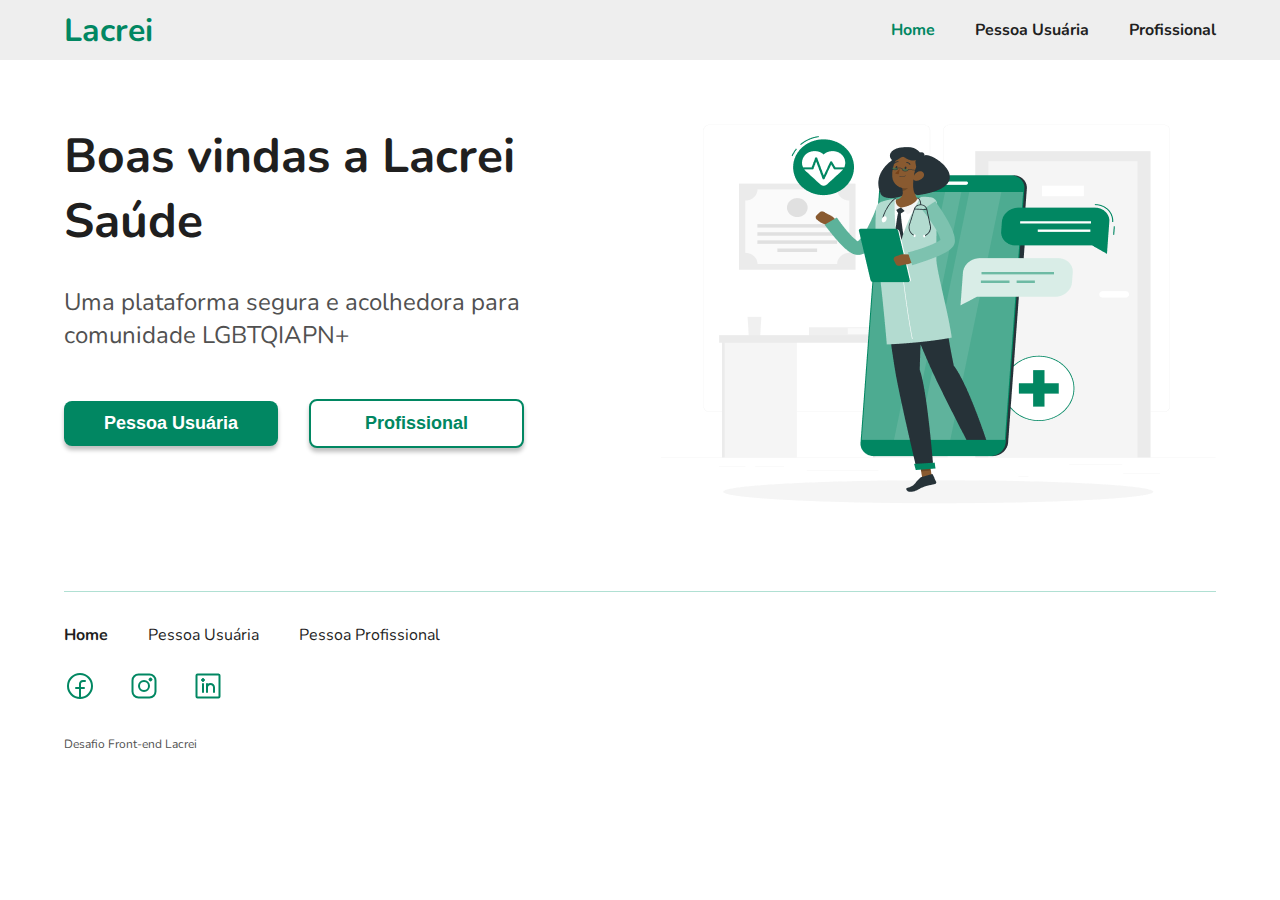
<file: index.html>
<!DOCTYPE html>
<html lang="pt-br">

<head>
  <meta charset="UTF-8">
  <meta name="viewport" content="width=device-width, initial-scale=1.0">
  <link rel="preconnect" href="https://fonts.googleapis.com">
  <link rel="preconnect" href="https://fonts.gstatic.com" crossorigin>
  <link href="https://fonts.googleapis.com/css2?family=Nunito:wght@400;700&display=swap" rel="stylesheet">
  <link rel="shortcut icon" href="./img/favicon-icon.png" type="image/x-icon">
  <link rel="stylesheet" href="./css/style.css">
  <title>Home</title>
</head>

<body>
  <header class="header-bg">
    <nav>
      <span><a href="./index.html">Lacrei</a></span>
      <ul class="nav-list">
        <li><a class="ativo" href="./">Home</a></li>
        <li><a href="./usuario.html">Pessoa Usuária</a></li>
        <li><a href="./profissional.html">Profissional</a></li>
      </ul>
    </nav>
  </header>

  <section class="section-bg">
    <div class="container">
      <div class="conteudo">
        <h1>Boas vindas a Lacrei Saúde</h1>
        <p>Uma plataforma segura e acolhedora para comunidade LGBTQIAPN+</p>
        <div class="container-button">
          <button>
            <a class="first-link" href="./usuario.html">Pessoa Usuária</a>
          </button>
          <button>
            <a class="second-link" href="./profissional.html">Profissional</a>
          </button>
        </div>
      </div>
      <div class="container-img">
        <img src="./img/img-home.png" alt="img-lacrei-home">
      </div>
    </div>
  </section>

  <footer>
    <div class="links-footer">
      <a class="ativo" href="./index.html"><span>Home</span></a>
      <a href="./usuario.html"><span>Pessoa Usuária</span></a>
      <a href="./profissional.html"><span>Pessoa Profissional</span></a>
    </div>
    <div class="links-imgs">
      <a href="https://www.facebook.com/lacrei.saude" target="_blank"><svg width="32" height="32" viewBox="0 0 32 32"
          fill="none" xmlns="http://www.w3.org/2000/svg">
          <path
            d="M16 28C22.6274 28 28 22.6274 28 16C28 9.37258 22.6274 4 16 4C9.37258 4 4 9.37258 4 16C4 22.6274 9.37258 28 16 28Z"
            stroke="#018762" stroke-width="2" stroke-linecap="round" stroke-linejoin="round" />
          <path
            d="M21 11H19C18.6056 10.9983 18.2147 11.0748 17.85 11.225C17.4853 11.3752 17.1539 11.5961 16.875 11.875C16.5961 12.1539 16.3752 12.4853 16.225 12.85C16.0748 13.2147 15.9984 13.6056 16 14V28"
            stroke="#018762" stroke-width="2" stroke-linecap="round" stroke-linejoin="round" />
          <path d="M12 18H20" stroke="#018762" stroke-width="2" stroke-linecap="round" stroke-linejoin="round" />
        </svg>
      </a>
      <a href="https://www.instagram.com/lacrei.saude" target="_blank"><svg width="32" height="32" viewBox="0 0 32 32"
          fill="none" xmlns="http://www.w3.org/2000/svg">
          <path
            d="M16 21C18.7614 21 21 18.7614 21 16C21 13.2386 18.7614 11 16 11C13.2386 11 11 13.2386 11 16C11 18.7614 13.2386 21 16 21Z"
            stroke="#018762" stroke-width="2" stroke-miterlimit="10" />
          <path
            d="M21.5 4.5H10.5C7.18629 4.5 4.5 7.18629 4.5 10.5V21.5C4.5 24.8137 7.18629 27.5 10.5 27.5H21.5C24.8137 27.5 27.5 24.8137 27.5 21.5V10.5C27.5 7.18629 24.8137 4.5 21.5 4.5Z"
            stroke="#018762" stroke-width="2" stroke-linecap="round" stroke-linejoin="round" />
          <path
            d="M22.5 11C23.3284 11 24 10.3284 24 9.5C24 8.67157 23.3284 8 22.5 8C21.6716 8 21 8.67157 21 9.5C21 10.3284 21.6716 11 22.5 11Z"
            fill="#018762" />
        </svg></a>
      <a href="https://www.linkedin.com/company/lacrei-saude/" target="_blank"><svg width="32" height="32"
          viewBox="0 0 32 32" fill="none" xmlns="http://www.w3.org/2000/svg">
          <path
            d="M26.5 4.5H5.5C4.94772 4.5 4.5 4.94772 4.5 5.5V26.5C4.5 27.0523 4.94772 27.5 5.5 27.5H26.5C27.0523 27.5 27.5 27.0523 27.5 26.5V5.5C27.5 4.94772 27.0523 4.5 26.5 4.5Z"
            stroke="#018762" stroke-width="2" stroke-linecap="round" stroke-linejoin="round" />
          <path d="M15 14V22" stroke="#018762" stroke-width="2" stroke-linecap="round" stroke-linejoin="round" />
          <path d="M11 14V22" stroke="#018762" stroke-width="2" stroke-linecap="round" stroke-linejoin="round" />
          <path
            d="M15 17.5C15 16.5717 15.3687 15.6815 16.0251 15.0251C16.6815 14.3687 17.5717 14 18.5 14C19.4283 14 20.3185 14.3687 20.9749 15.0251C21.6313 15.6815 22 16.5717 22 17.5V22"
            stroke="#018762" stroke-width="2" stroke-linecap="round" stroke-linejoin="round" />
          <path
            d="M11 11.5C11.8284 11.5 12.5 10.8284 12.5 10C12.5 9.17157 11.8284 8.5 11 8.5C10.1716 8.5 9.5 9.17157 9.5 10C9.5 10.8284 10.1716 11.5 11 11.5Z"
            fill="#018762" />
        </svg></a>
    </div>
    <span>Desafio Front-end Lacrei</span>
  </footer>
  <script src="./script.js"></script>
</body>
</html>
</file>
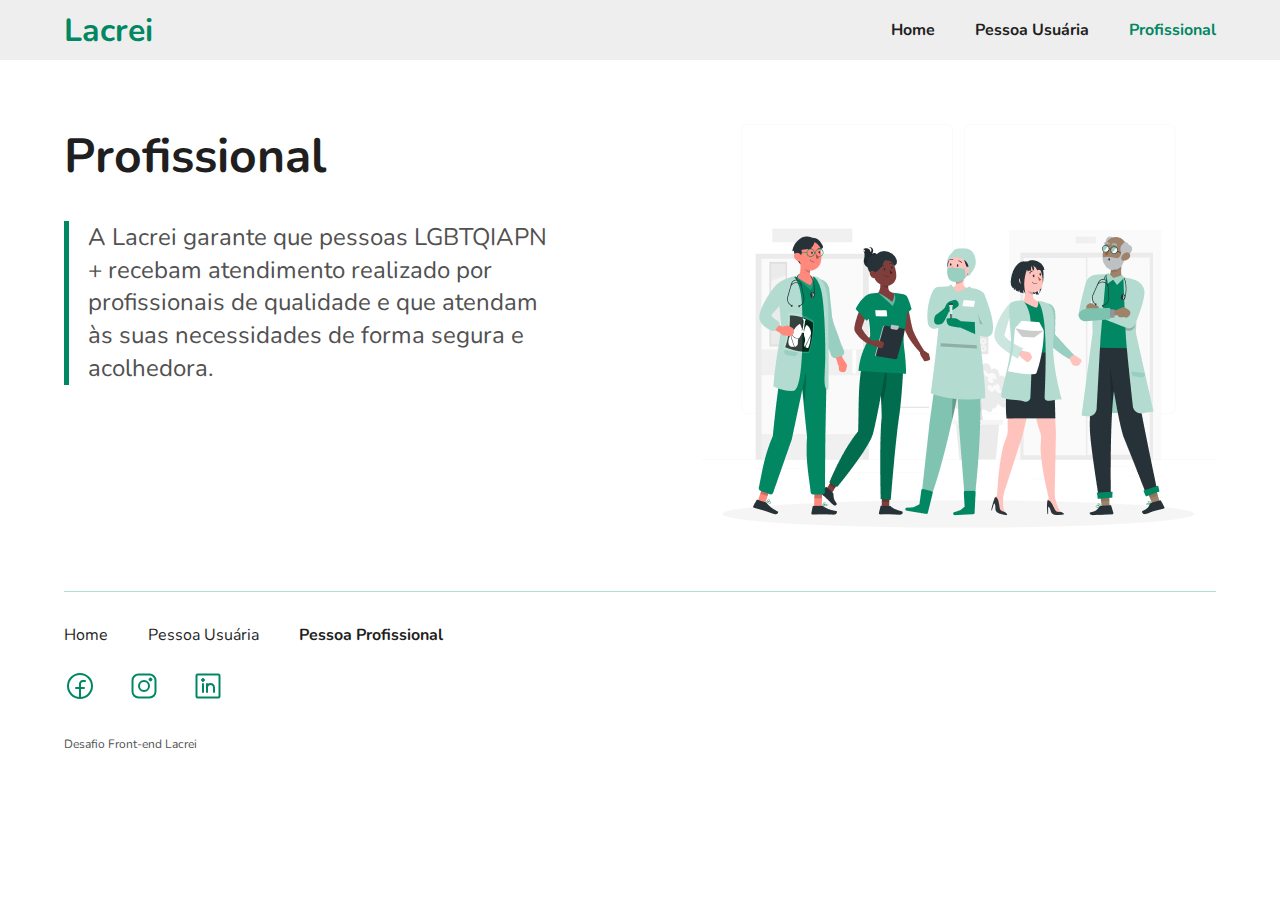
<file: profissional.html>
<!DOCTYPE html>
<html lang="pt-br">

<head>
  <meta charset="UTF-8">
  <meta name="viewport" content="width=device-width, initial-scale=1.0">
  <link rel="preconnect" href="https://fonts.googleapis.com">
  <link rel="preconnect" href="https://fonts.gstatic.com" crossorigin>
  <link href="https://fonts.googleapis.com/css2?family=Nunito:wght@400;700&display=swap" rel="stylesheet">
  <link rel="shortcut icon" href="./img/favicon-icon.png" type="image/x-icon">
  <link rel="stylesheet" href="./css/style.css">
  <title>Profissional</title>
</head>

<body>
  <header class="header-bg">
    <nav>
      <span><a href="./index.html">Lacrei</a></span>
      <ul class="nav-list">
        <li><a href="./">Home</a></li>
        <li><a href="./usuario.html">Pessoa Usuária</a></li>
        <li><a href="./profissional.html">Profissional</a></li>
      </ul>
    </nav>
  </header>

  <section class="section-bg">
    <div class="container">
      <div class="conteudo">
        <h1>Profissional</h1>
        <p id="conteudo-border">A Lacrei garante que pessoas LGBTQIAPN + recebam atendimento realizado por profissionais de qualidade e que atendam às suas necessidades de forma segura e acolhedora.</p>
      </div>
      <div class="container-img">
        <img src="./img/img-profissional.png" alt="img-lacrei-home">
      </div>
    </div>
  </section>

  <footer>
    <div class="links-footer">
      <a href="./index.html"><span>Home</span></a>
      <a href="./usuario.html"><span>Pessoa Usuária</span></a>
      <a href="./profissional.html"><span>Pessoa Profissional</span></a>
    </div>
    <div class="links-imgs">
      <a href="https://www.facebook.com/lacrei.saude" target="_blank"><svg width="32" height="32" viewBox="0 0 32 32"
          fill="none" xmlns="http://www.w3.org/2000/svg">
          <path
            d="M16 28C22.6274 28 28 22.6274 28 16C28 9.37258 22.6274 4 16 4C9.37258 4 4 9.37258 4 16C4 22.6274 9.37258 28 16 28Z"
            stroke="#018762" stroke-width="2" stroke-linecap="round" stroke-linejoin="round" />
          <path
            d="M21 11H19C18.6056 10.9983 18.2147 11.0748 17.85 11.225C17.4853 11.3752 17.1539 11.5961 16.875 11.875C16.5961 12.1539 16.3752 12.4853 16.225 12.85C16.0748 13.2147 15.9984 13.6056 16 14V28"
            stroke="#018762" stroke-width="2" stroke-linecap="round" stroke-linejoin="round" />
          <path d="M12 18H20" stroke="#018762" stroke-width="2" stroke-linecap="round" stroke-linejoin="round" />
        </svg>
      </a>
      <a href="https://www.instagram.com/lacrei.saude" target="_blank"><svg width="32" height="32" viewBox="0 0 32 32"
          fill="none" xmlns="http://www.w3.org/2000/svg">
          <path
            d="M16 21C18.7614 21 21 18.7614 21 16C21 13.2386 18.7614 11 16 11C13.2386 11 11 13.2386 11 16C11 18.7614 13.2386 21 16 21Z"
            stroke="#018762" stroke-width="2" stroke-miterlimit="10" />
          <path
            d="M21.5 4.5H10.5C7.18629 4.5 4.5 7.18629 4.5 10.5V21.5C4.5 24.8137 7.18629 27.5 10.5 27.5H21.5C24.8137 27.5 27.5 24.8137 27.5 21.5V10.5C27.5 7.18629 24.8137 4.5 21.5 4.5Z"
            stroke="#018762" stroke-width="2" stroke-linecap="round" stroke-linejoin="round" />
          <path
            d="M22.5 11C23.3284 11 24 10.3284 24 9.5C24 8.67157 23.3284 8 22.5 8C21.6716 8 21 8.67157 21 9.5C21 10.3284 21.6716 11 22.5 11Z"
            fill="#018762" />
        </svg></a>
      <a href="https://www.linkedin.com/company/lacrei-saude/" target="_blank"><svg width="32" height="32"
          viewBox="0 0 32 32" fill="none" xmlns="http://www.w3.org/2000/svg">
          <path
            d="M26.5 4.5H5.5C4.94772 4.5 4.5 4.94772 4.5 5.5V26.5C4.5 27.0523 4.94772 27.5 5.5 27.5H26.5C27.0523 27.5 27.5 27.0523 27.5 26.5V5.5C27.5 4.94772 27.0523 4.5 26.5 4.5Z"
            stroke="#018762" stroke-width="2" stroke-linecap="round" stroke-linejoin="round" />
          <path d="M15 14V22" stroke="#018762" stroke-width="2" stroke-linecap="round" stroke-linejoin="round" />
          <path d="M11 14V22" stroke="#018762" stroke-width="2" stroke-linecap="round" stroke-linejoin="round" />
          <path
            d="M15 17.5C15 16.5717 15.3687 15.6815 16.0251 15.0251C16.6815 14.3687 17.5717 14 18.5 14C19.4283 14 20.3185 14.3687 20.9749 15.0251C21.6313 15.6815 22 16.5717 22 17.5V22"
            stroke="#018762" stroke-width="2" stroke-linecap="round" stroke-linejoin="round" />
          <path
            d="M11 11.5C11.8284 11.5 12.5 10.8284 12.5 10C12.5 9.17157 11.8284 8.5 11 8.5C10.1716 8.5 9.5 9.17157 9.5 10C9.5 10.8284 10.1716 11.5 11 11.5Z"
            fill="#018762" />
        </svg></a>
    </div>
    <span>Desafio Front-end Lacrei</span>
  </footer>
  <script src="./script.js"></script>
</body>

</html>
</file>
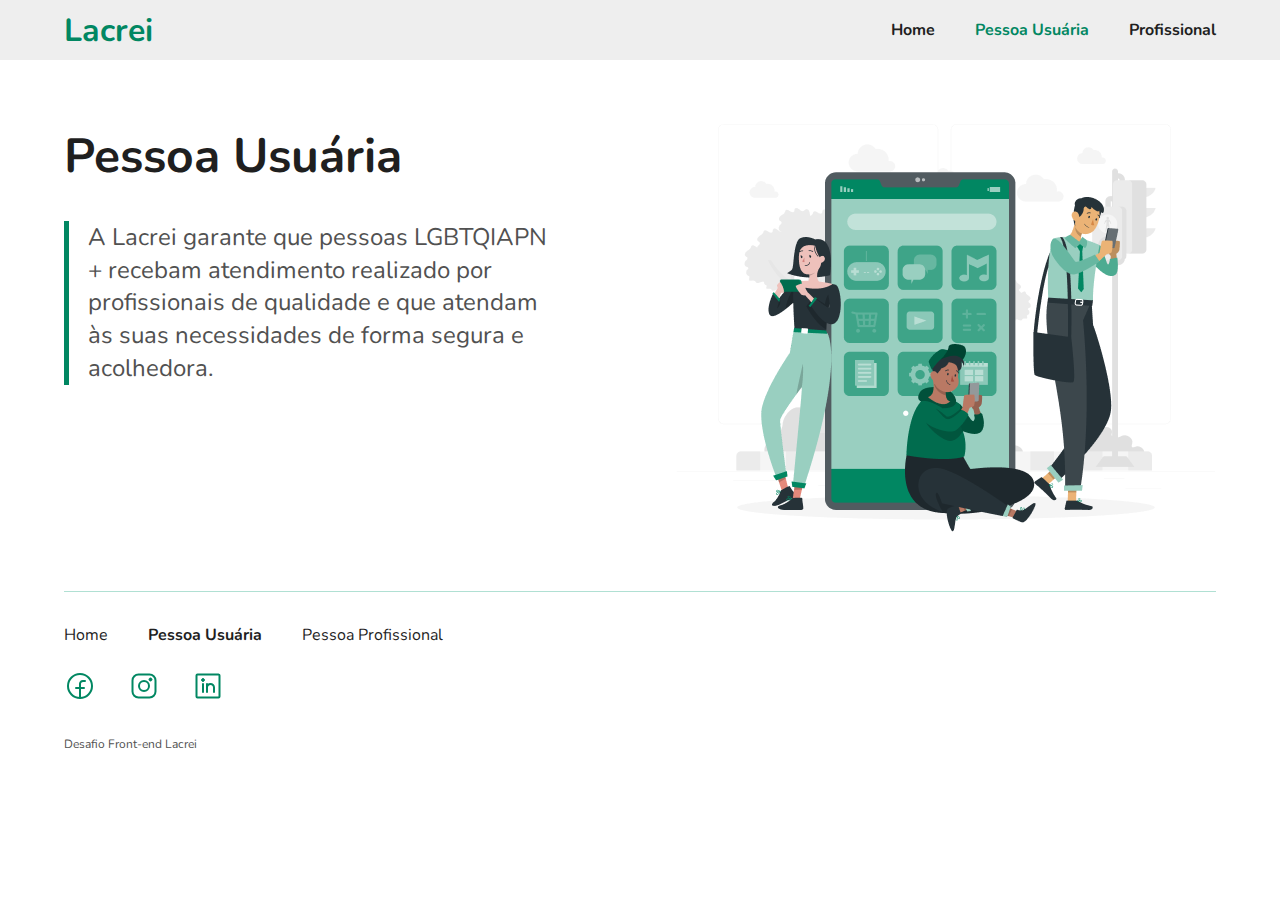
<file: usuario.html>
<!DOCTYPE html>
<html lang="pt-br">

<head>
  <meta charset="UTF-8">
  <meta name="viewport" content="width=device-width, initial-scale=1.0">
  <link rel="preconnect" href="https://fonts.googleapis.com">
  <link rel="preconnect" href="https://fonts.gstatic.com" crossorigin>
  <link href="https://fonts.googleapis.com/css2?family=Nunito:wght@400;700&display=swap" rel="stylesheet">
  <link rel="shortcut icon" href="./img/favicon-icon.png" type="image/x-icon">
  <link rel="stylesheet" href="./css/style.css">
  <title>Pessoa Usuária</title>
</head>

<body>
  <header class="header-bg">
    <nav>
      <span><a href="./index.html">Lacrei</a></span>
      <ul class="nav-list">
        <li><a href="./">Home</a></li>
        <li><a href="./usuario.html">Pessoa Usuária</a></li>
        <li><a href="./profissional.html">Profissional</a></li>
      </ul>
    </nav>
  </header>

  <section class="section-bg">
    <div class="container">
      <div class="conteudo">
        <h1>Pessoa Usuária</h1>
        <p id="conteudo-border">A Lacrei garante que pessoas LGBTQIAPN + recebam atendimento realizado por profissionais de qualidade e que atendam às suas necessidades de forma segura e acolhedora.</p>
      </div>
      <div class="container-img">
        <img src="./img/img-usuario.png" alt="img-lacrei-home">
      </div>
    </div>
  </section>

  <footer>
    <div class="links-footer">
      <a href="./index.html"><span>Home</span></a>
      <a href="./usuario.html"><span>Pessoa Usuária</span></a>
      <a href="./profissional.html"><span>Pessoa Profissional</span></a>
    </div>
    <div class="links-imgs">
      <a href="https://www.facebook.com/lacrei.saude" target="_blank"><svg width="32" height="32" viewBox="0 0 32 32"
          fill="none" xmlns="http://www.w3.org/2000/svg">
          <path
            d="M16 28C22.6274 28 28 22.6274 28 16C28 9.37258 22.6274 4 16 4C9.37258 4 4 9.37258 4 16C4 22.6274 9.37258 28 16 28Z"
            stroke="#018762" stroke-width="2" stroke-linecap="round" stroke-linejoin="round" />
          <path
            d="M21 11H19C18.6056 10.9983 18.2147 11.0748 17.85 11.225C17.4853 11.3752 17.1539 11.5961 16.875 11.875C16.5961 12.1539 16.3752 12.4853 16.225 12.85C16.0748 13.2147 15.9984 13.6056 16 14V28"
            stroke="#018762" stroke-width="2" stroke-linecap="round" stroke-linejoin="round" />
          <path d="M12 18H20" stroke="#018762" stroke-width="2" stroke-linecap="round" stroke-linejoin="round" />
        </svg>
      </a>
      <a href="https://www.instagram.com/lacrei.saude" target="_blank"><svg width="32" height="32" viewBox="0 0 32 32"
          fill="none" xmlns="http://www.w3.org/2000/svg">
          <path
            d="M16 21C18.7614 21 21 18.7614 21 16C21 13.2386 18.7614 11 16 11C13.2386 11 11 13.2386 11 16C11 18.7614 13.2386 21 16 21Z"
            stroke="#018762" stroke-width="2" stroke-miterlimit="10" />
          <path
            d="M21.5 4.5H10.5C7.18629 4.5 4.5 7.18629 4.5 10.5V21.5C4.5 24.8137 7.18629 27.5 10.5 27.5H21.5C24.8137 27.5 27.5 24.8137 27.5 21.5V10.5C27.5 7.18629 24.8137 4.5 21.5 4.5Z"
            stroke="#018762" stroke-width="2" stroke-linecap="round" stroke-linejoin="round" />
          <path
            d="M22.5 11C23.3284 11 24 10.3284 24 9.5C24 8.67157 23.3284 8 22.5 8C21.6716 8 21 8.67157 21 9.5C21 10.3284 21.6716 11 22.5 11Z"
            fill="#018762" />
        </svg></a>
      <a href="https://www.linkedin.com/company/lacrei-saude/" target="_blank"><svg width="32" height="32"
          viewBox="0 0 32 32" fill="none" xmlns="http://www.w3.org/2000/svg">
          <path
            d="M26.5 4.5H5.5C4.94772 4.5 4.5 4.94772 4.5 5.5V26.5C4.5 27.0523 4.94772 27.5 5.5 27.5H26.5C27.0523 27.5 27.5 27.0523 27.5 26.5V5.5C27.5 4.94772 27.0523 4.5 26.5 4.5Z"
            stroke="#018762" stroke-width="2" stroke-linecap="round" stroke-linejoin="round" />
          <path d="M15 14V22" stroke="#018762" stroke-width="2" stroke-linecap="round" stroke-linejoin="round" />
          <path d="M11 14V22" stroke="#018762" stroke-width="2" stroke-linecap="round" stroke-linejoin="round" />
          <path
            d="M15 17.5C15 16.5717 15.3687 15.6815 16.0251 15.0251C16.6815 14.3687 17.5717 14 18.5 14C19.4283 14 20.3185 14.3687 20.9749 15.0251C21.6313 15.6815 22 16.5717 22 17.5V22"
            stroke="#018762" stroke-width="2" stroke-linecap="round" stroke-linejoin="round" />
          <path
            d="M11 11.5C11.8284 11.5 12.5 10.8284 12.5 10C12.5 9.17157 11.8284 8.5 11 8.5C10.1716 8.5 9.5 9.17157 9.5 10C9.5 10.8284 10.1716 11.5 11 11.5Z"
            fill="#018762" />
        </svg></a>
    </div>
    <span>Desafio Front-end Lacrei</span>
  </footer>
  <script src="./script.js"></script>
</body>

</html>
</file>
<file: css/style.css>
@import url(./geral.css);
@import url(./header.css);
@import url(./home.css);
@import url(./footer.css);
</file>
